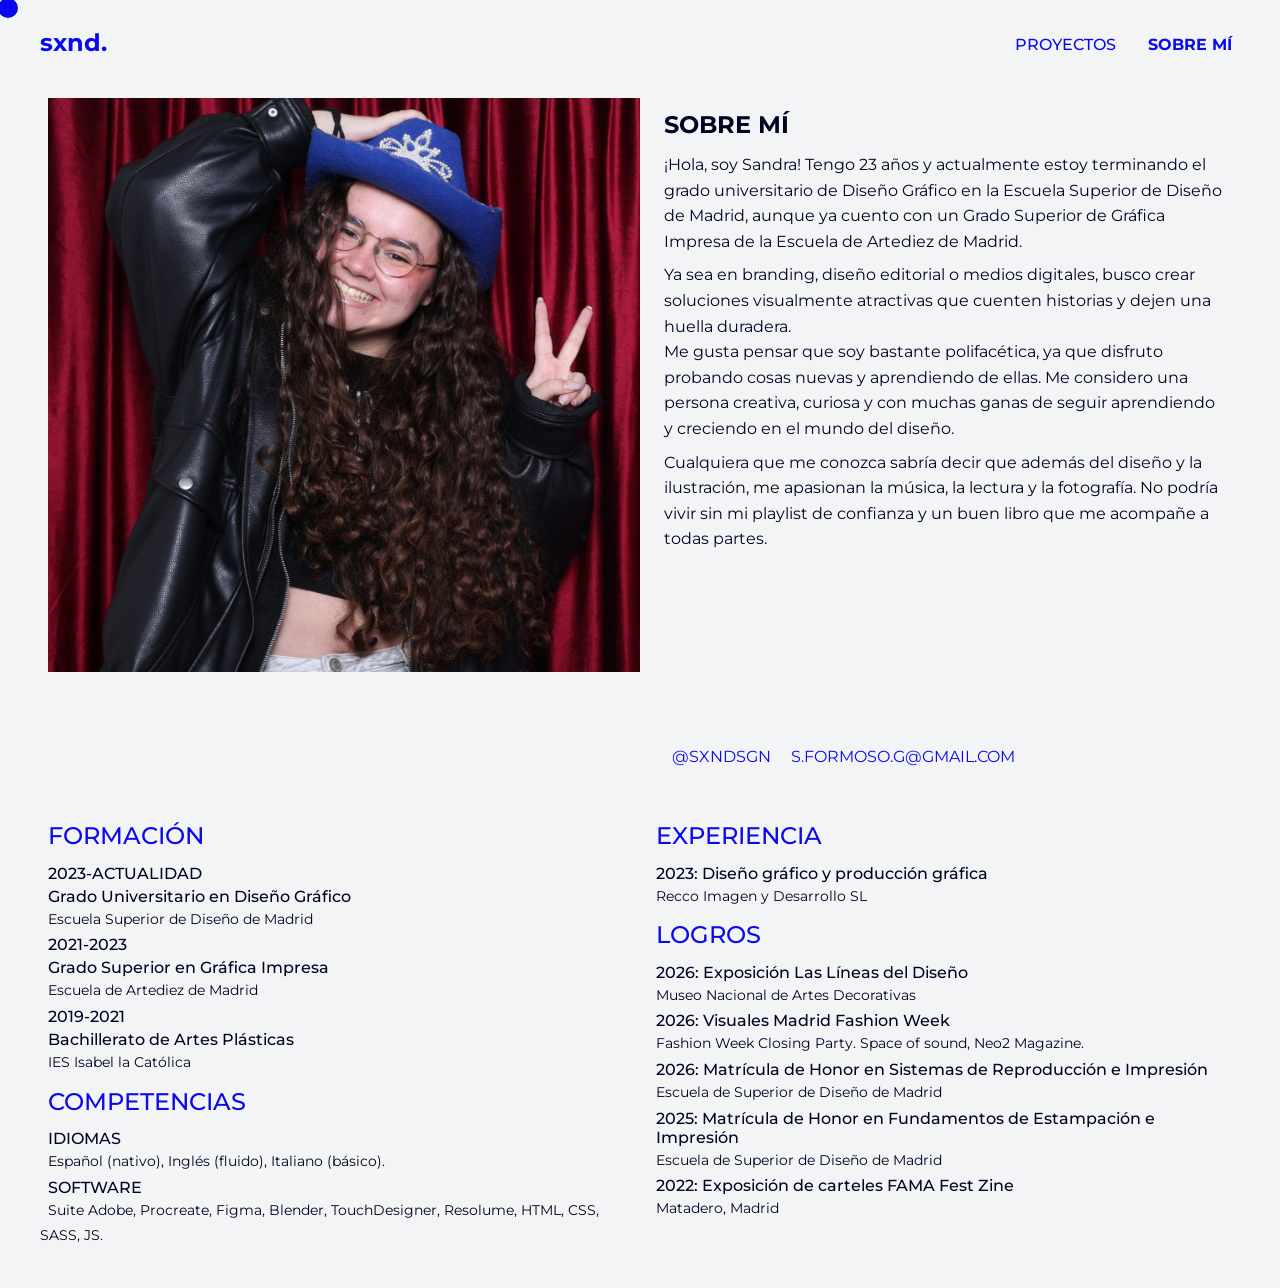
<file: about.html>
<!DOCTYPE html>
<html lang="es">
<head>
    <meta charset="UTF-8">
    <meta name="viewport" content="width=device-width, initial-scale=1.0">
    <title>sxnd | Portfolio</title>
    <link rel="icon" href="assets/img/favicon.svg">

    <link rel="preconnect" href="https://fonts.googleapis.com">
    <link rel="preconnect" href="https://fonts.gstatic.com" crossorigin>
    <link href="https://fonts.googleapis.com/css2?family=Montserrat:ital,wght@0,100..900;1,100..900&display=swap" rel="stylesheet">


    <link rel="stylesheet" href="assets/css/main.css">
    <link rel="stylesheet" href="assets/css/main.css.map">
</head>

<body>
   <!--Contenido real de la página-->
    <header class="mainHeader">
        <div class="headerLeft">
            <a href="index.html" class="name">sxnd.</a>
        </div>
        <div class="headerRight">
            <nav class="mainNav">
                <ul class="navList">
                    <li class="navElem"><a href="projects.html">PROYECTOS</a></li>
                    <li class="navElemSelected"><a href="about.html">SOBRE MÍ</a></li>
                </ul>
            </nav>
        </div>
    </header>

    <section class="about">
        <main class="aboutContent">
            <div class="contentLeft">
                <img src="assets/img/index/about.jpg" alt="Foto de Sandra">
            </div>
            <div class="contentRight">
                <section class="description">
                    <h2 class="aboutTitle">SOBRE MÍ</h2>
                    <p class="aboutText">¡Hola, soy Sandra! Tengo 23 años y actualmente estoy terminando el grado 
                        universitario de Diseño Gráfico en la Escuela Superior de Diseño de Madrid, aunque ya cuento 
                        con un Grado Superior de Gráfica Impresa de la Escuela de Artediez de Madrid.
                    </p>
                    <p class="aboutText">
                        Ya sea en branding, diseño editorial o medios digitales, busco crear soluciones visualmente 
                        atractivas que cuenten historias y dejen una huella duradera.<br>
                        Me gusta pensar que soy bastante polifacética, ya que disfruto probando cosas nuevas y aprendiendo 
                        de ellas. Me considero una persona creativa, curiosa y con muchas ganas de seguir aprendiendo 
                        y creciendo en el mundo del diseño.
                    </p>
                    <p class="aboutText">Cualquiera que me conozca sabría decir que además del diseño y la ilustración,
                        me apasionan la música, la lectura y la fotografía. No podría vivir sin mi playlist de confianza
                        y un buen libro que me acompañe a todas partes.
                    </p>
                </section>

                <section class="aboutInfo">
                    <div class="socialmedia">
                        <a href="https://www.instagram.com/sxndsgn/?hl=es" target="_blank">@SXNDSGN</a>
                        <a href="" target="_blank">S.FORMOSO.G@GMAIL.COM</a>
                    </div>
                </section>  
            </div>
            
        </main>
        <div class="cv">
                <section class="formacion">
                    <h3 class="cvTitle">FORMACIÓN</h3>
                    <p class="cvSub">2023-ACTUALIDAD</p>
                    <p class="cvSub">Grado Universitario en Diseño Gráfico</p>
                    <span class="cvDet">Escuela Superior de Diseño de Madrid</span>
                    <p class="cvSub">2021-2023</p>
                    <p class="cvSub">Grado Superior en Gráfica Impresa</p>
                    <span class="cvDet">Escuela de Artediez de Madrid</span>
                    <p class="cvSub">2019-2021</p>
                    <p class="cvSub">Bachillerato de Artes Plásticas</p>
                    <span class="cvDet">IES Isabel la Católica</span>
                    <h3 class="cvTitle">COMPETENCIAS</h3>
                    <p class="cvSub">IDIOMAS</p>
                    <span class="cvDet">Español (nativo), Inglés (fluido), Italiano (básico).</span>
                    <p class="cvSub">SOFTWARE</p>
                    <span class="cvDet">Suite Adobe, Procreate, Figma, Blender, TouchDesigner, Resolume, HTML, CSS, SASS, JS.</span>
                </section>
                <section class="experiencia">
                    <h3 class="cvTitle">EXPERIENCIA</h3>
                    <p class="cvSub">2023: Diseño gráfico y producción gráfica</p>
                    <span class="cvDet">Recco Imagen y Desarrollo SL</span>
                    <h3 class="cvTitle">LOGROS</h3>
                    <p class="cvSub">2026: Exposición Las Líneas del Diseño</p>
                    <span class="cvDet">Museo Nacional de Artes Decorativas</span>
                    <p class="cvSub">2026: Visuales Madrid Fashion Week</p>
                    <span class="cvDet">Fashion Week Closing Party. Space of sound, Neo2 Magazine.</span>
                    <p class="cvSub">2026: Matrícula de Honor en Sistemas de Reproducción e Impresión</p>
                    <span class="cvDet">Escuela de Superior de Diseño de Madrid</span>
                    <p class="cvSub">2025: Matrícula de Honor en Fundamentos de Estampación e Impresión</p>
                    <span class="cvDet">Escuela de Superior de Diseño de Madrid</span>
                    <p class="cvSub">2022: Exposición de carteles FAMA Fest Zine</p>
                    <span class="cvDet">Matadero, Madrid</span>
                </section>
                <section class="comp">
                    
                </section>
                <section class="logros">
                    
                </section>
            </div>

    </section>



   <script defer src="app/main.js"></script>
   <script defer src="app/cursor.js">  </script>
</body>
</html>
</file>
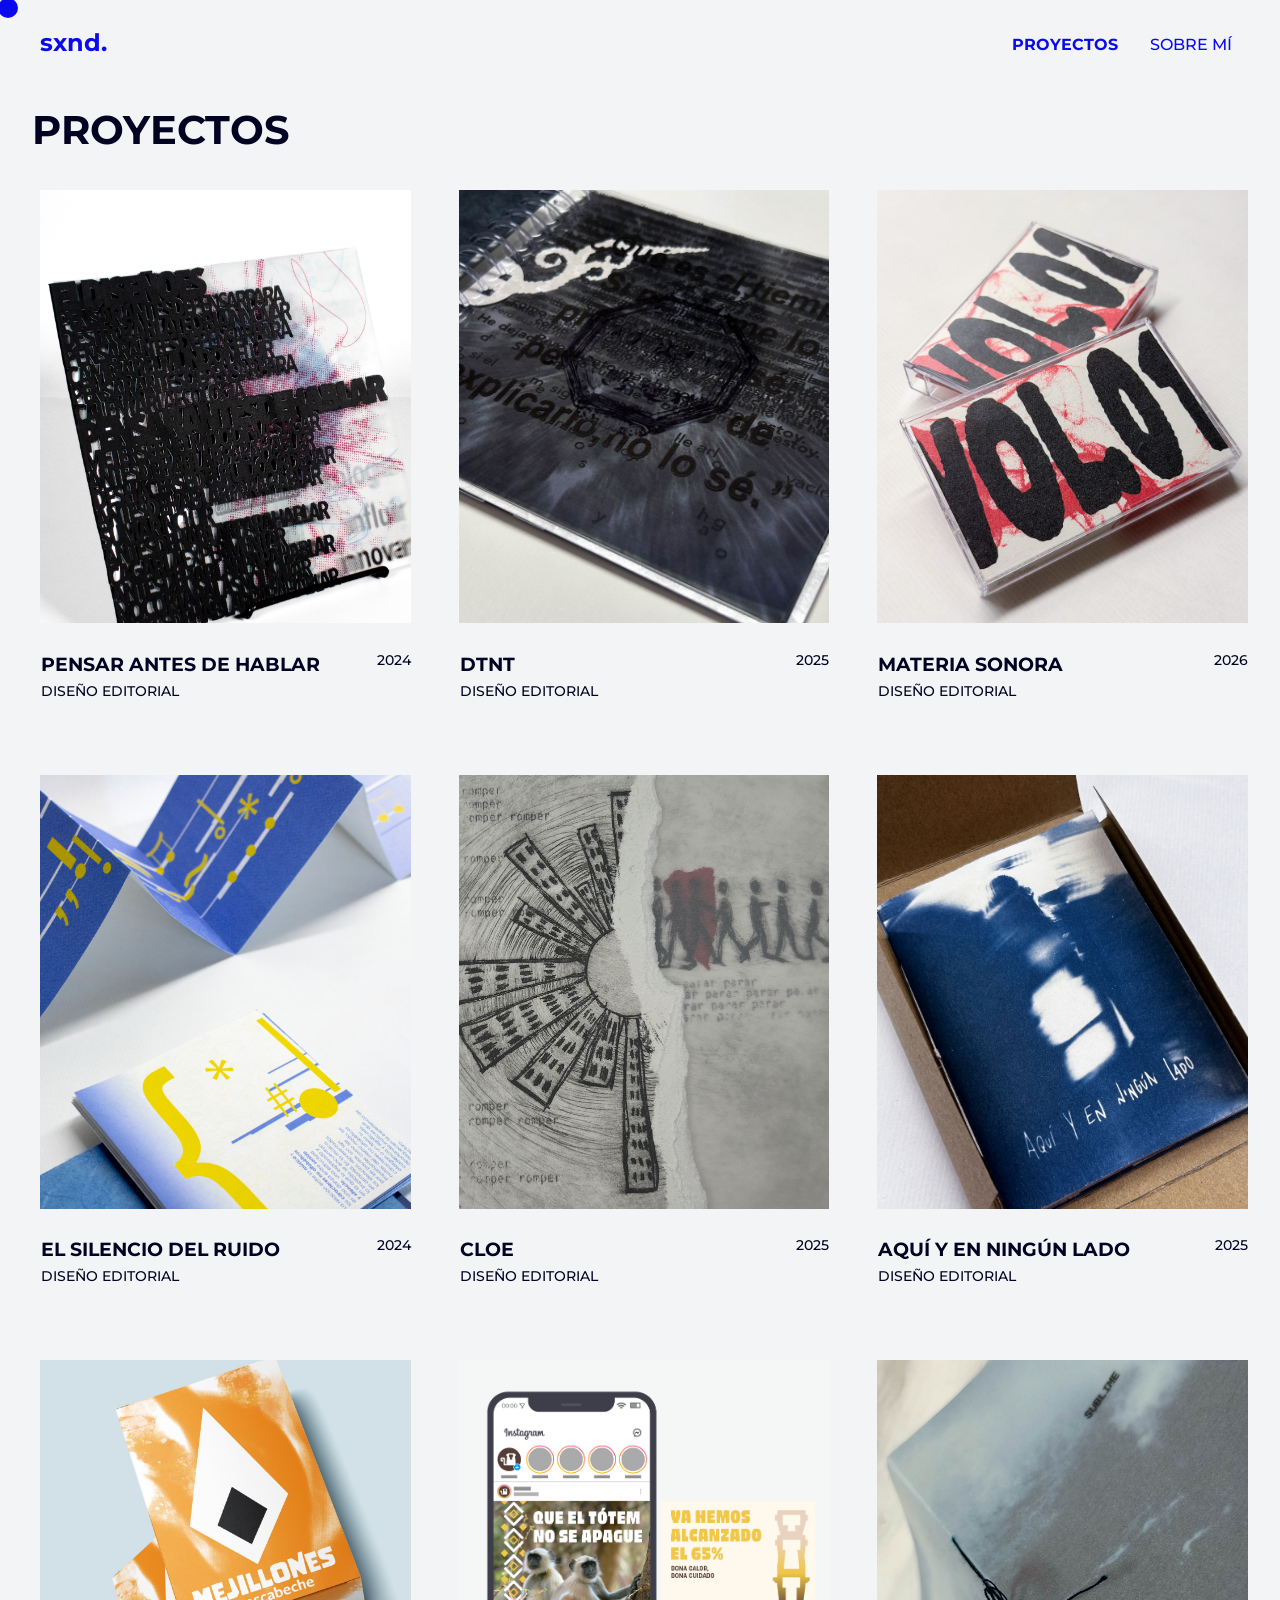
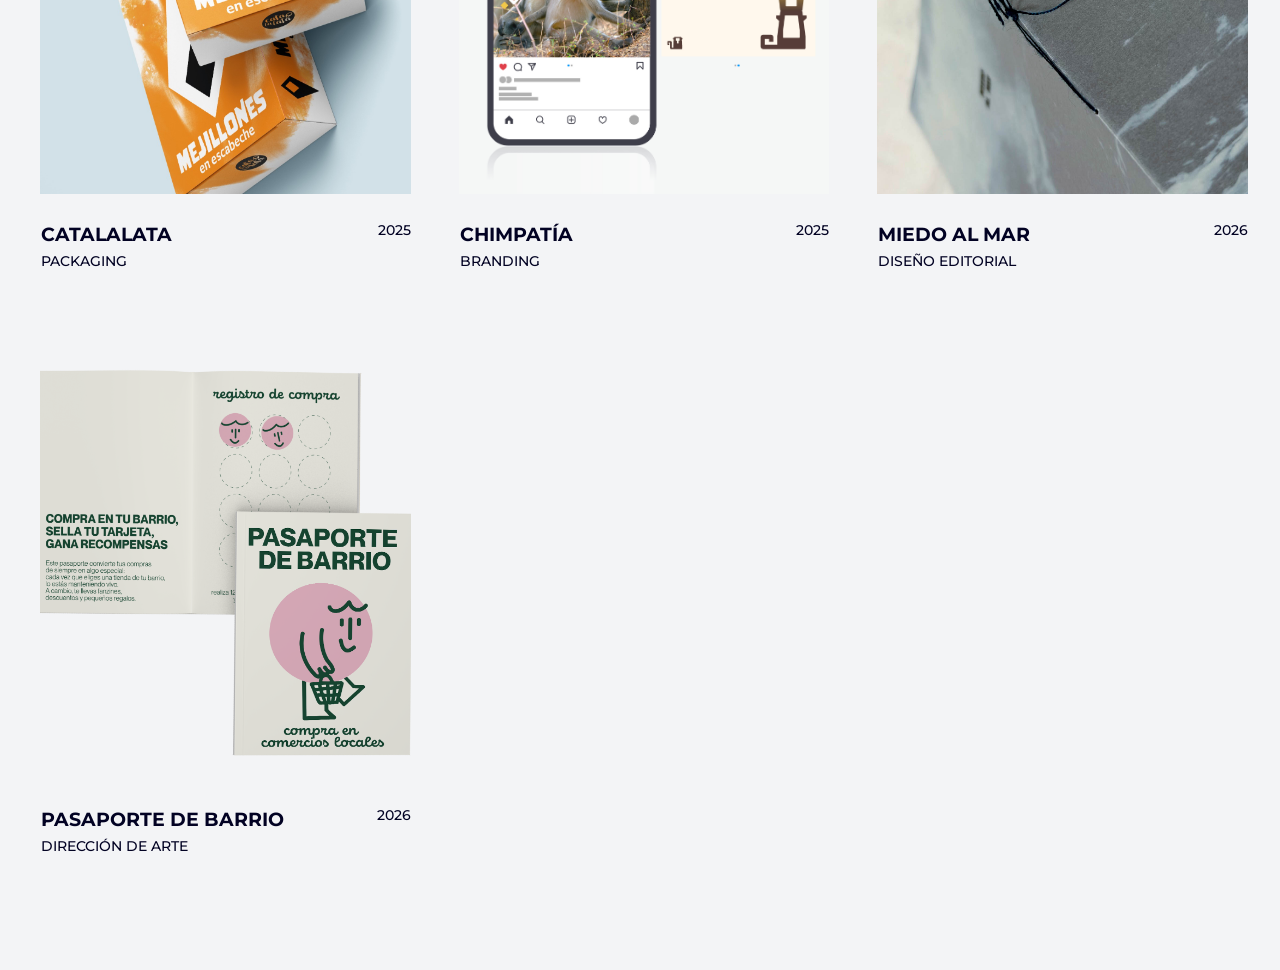
<file: projects.html>
<!DOCTYPE html>
<html lang="es">
<head>
    <meta charset="UTF-8">
    <meta name="viewport" content="width=device-width, initial-scale=1.0">
    <title>sxnd | Portfolio</title>
    <link rel="icon" href="assets/img/favicon.svg">


    <link rel="preconnect" href="https://fonts.googleapis.com">
    <link rel="preconnect" href="https://fonts.gstatic.com" crossorigin>
    <link href="https://fonts.googleapis.com/css2?family=Montserrat:ital,wght@0,100..900;1,100..900&display=swap" rel="stylesheet">


    <link rel="stylesheet" href="assets/css/main.css">
    <link rel="stylesheet" href="assets/css/main.css.map">
</head>

<body>
   
    <header class="mainHeader">
        <div class="headerLeft">
            <a href="index.html" class="name">sxnd.</a>
        </div>
        <div class="headerRight">
            <nav class="mainNav">
                <ul class="navList">
                    <li class="navElemSelected"><a href="projects.html">PROYECTOS</a></li>
                    <li class="navElem"><a href="about.html">SOBRE MÍ</a></li>
                </ul>
            </nav>
        </div>
    </header>

   <main class="projectsContent">
        <h2 class="projectsTitle">PROYECTOS</h2>

        

            <section id="projectsList" class="sectionProjects">
                <!--contenido con json-->
            </section>

            
        
        
   </main>

   <div id="projectView" class="projectView" style="display:none">
                <!--contenido con json-->
    </div>

   <footer class="mainFooter">
        
   </footer>

    <script defer src="app/main.js"></script>
    <script defer src="app/projects.js"></script>
   <script defer src="app/cursor.js">  </script>
</body>
</html>
</file>
<file: assets/css/main.css>
@charset "UTF-8";
.mainHeader {
  display: flex;
  flex-direction: row;
  justify-content: space-between;
}
.mainHeader .headerLeft a {
  font-size: 1.5rem;
  font-weight: 700;
  color: #0A0AED;
  text-decoration: none;
}
.mainHeader .headerRight {
  margin: 0;
  padding: 0;
}
.mainHeader .headerRight .navList {
  display: flex;
  list-style: none;
  margin-bottom: 0;
  padding: 0;
  gap: 0;
  margin: 0;
  margin-left: 0;
}
.mainHeader .headerRight .navList .navElem a {
  font-weight: 500;
  color: #0A0AED;
  text-decoration: none;
}
.mainHeader .headerRight .navList .navElemSelected a {
  font-weight: 700;
  color: #0A0AED;
  text-decoration: none;
}

@media (max-width: 480px) {
  .mainHeader {
    flex-direction: row;
    gap: 0;
    padding: 0;
    margin: 0;
  }
  .mainHeader .headerLeft a {
    font-size: 0.75rem;
  }
  .mainHeader .headerRight .navList {
    gap: 0;
    flex-direction: row;
    font-size: 0.6rem;
  }
}
html {
  scroll-snap-type: y mandatory;
}

.landing {
  scroll-snap-align: start;
  background-image: url("");
  background-size: 100% auto;
  padding: 0;
  margin: 0;
  background-position: center;
  background-repeat: no-repeat;
  height: 100vh;
}
.landing .encabezado {
  float: right;
}
.landing .encabezado p {
  font-weight: 500;
  color: #0A0AED;
  text-decoration: none;
}
.landing .contenidoLanding {
  height: 100vh;
  margin: 0;
  padding: 0;
  margin-left: 8rem;
  display: flex;
  align-items: center;
  justify-content: center;
  gap: 1rem;
}
.landing .contenidoLanding .landingName {
  font-size: 19rem;
  font-weight: 700;
  color: #0A0AED;
  text-decoration: none;
  margin-top: -1rem;
}
.landing .contenidoLanding img {
  margin-top: 3rem;
  width: 190px;
  animation: girar 8s linear infinite;
}
@keyframes girar {
  from {
    transform: rotate(0deg);
  }
  to {
    transform: rotate(360deg);
  }
}

.mainContent {
  scroll-snap-align: start;
  position: relative;
  display: flex;
  align-items: center;
  justify-content: center;
  height: 90vh;
  overflow: hidden;
}
.mainContent .fotosBackground {
  position: absolute;
  top: 0;
  left: 0;
  height: 100%;
  width: 100%;
  z-index: 1;
  display: grid;
  grid-template-columns: repeat(7, 1fr);
  grid-template-rows: repeat(3, 1fr);
  gap: 0.1rem;
}
.mainContent .fotosBackground .fotoItem {
  width: 100%;
  height: 100%;
  -o-object-fit: cover;
     object-fit: cover;
  display: block;
  opacity: 0;
  transition: opacity 0.6s ease;
  min-width: 0;
  min-height: 0;
}
.mainContent .welcomeTitle {
  position: relative;
  font-size: 2.5rem;
  font-weight: 700;
  text-align: center;
  z-index: 2;
  pointer-events: none;
  text-shadow: 0 0 20px rgba(255, 255, 255, 0.9), 0 0 40px rgba(255, 255, 255, 0.7);
}

@media (max-width: 480px) {
  .landing {
    height: 100vh;
  }
  .landing .contenidoLanding {
    gap: 0;
  }
  .landing .contenidoLanding .landingName {
    font-size: 4rem;
  }
  .landing .contenidoLanding img {
    width: 3rem;
    margin-bottom: 4rem;
    padding: 0;
    margin-left: 0;
  }
  .mainContent {
    height: 90dvh;
    margin: 0;
    padding: 0;
  }
  .mainContent .fotosBackground {
    /* Ya no se oculta: se ve, pero con menos columnas para
       que cada foto tenga un tamaño legible en pantallas
       pequeñas. La animación automática (JS) se encarga
       de encenderlas y apagarlas solas, ya que no hay hover. */
    grid-template-columns: repeat(3, 1fr);
    grid-template-rows: repeat(7, 1fr);
    gap: 0.5rem;
    margin: 0;
    padding: 0;
  }
  .mainContent .welcomeTitle {
    font-size: 1.7rem;
    padding: 0 1rem;
  }
}
.projectsTitle {
  font-size: 2.5rem;
  font-weight: 700;
  margin-top: 1.5rem;
  margin-bottom: 0.75rem;
}

.sectionProjects {
  margin: 0;
  display: grid;
  grid-template-columns: repeat(3, 1fr);
  gap: 3rem 1.5rem;
  padding-bottom: 5rem;
}
.sectionProjects .projectElement {
  margin: 0;
  display: flex;
  flex-direction: column;
  gap: 0.6rem;
}
.sectionProjects .projectElement .projectImg {
  aspect-ratio: 3/3.5;
  overflow: hidden;
}
.sectionProjects .projectElement .projectImg img {
  width: 100%;
  height: 100%;
  -o-object-fit: cover;
     object-fit: cover;
}
.sectionProjects .projectElement .projectInfo {
  margin-left: 17px;
  display: grid;
  grid-template-columns: 1fr auto;
}
.sectionProjects .projectElement .projectInfo p {
  font-size: 0.9rem;
  font-weight: 500;
  margin: 0;
}
.sectionProjects .projectElement .projectInfo h2 {
  font-size: 1.2rem;
  font-weight: 700;
  margin: 0;
}
.sectionProjects .projectElement .projectInfo .projectDate {
  justify-self: end;
}
.sectionProjects .projectElement:hover .projectInfo {
  color: #0A0AED;
}

.projectView {
  display: none;
  min-height: 100vh;
  padding-top: 0;
}
.projectView.visible {
  display: block;
}
.projectView .btnClose {
  background: none;
  border: none;
  font-size: 0.8rem;
  display: block;
  margin-left: auto;
  margin-top: 0;
  padding-top: 0;
  margin-bottom: 0;
  margin-left: 1.5rem;
}
.projectView .btnClose:hover {
  color: #0A0AED;
}
.projectView .projectViewLayout {
  margin-top: 0;
  display: grid;
  grid-template-columns: 1fr 1fr;
  gap: 3rem;
  align-items: start;
}
.projectView .projectViewLayout .projectViewLeft .mainImg {
  width: 100%;
  height: 85vh;
  -o-object-fit: cover;
     object-fit: cover;
  display: block;
}
.projectView .projectViewLayout .projectViewRight {
  display: grid;
  grid-template-columns: 1fr auto;
  gap: 2rem;
  height: 85vh;
}
.projectView .projectViewLayout .projectViewRight .projectThumbs {
  grid-column: 2;
  grid-row: 1;
  display: flex;
  flex-direction: column;
  gap: 0.5rem;
}
.projectView .projectViewLayout .projectViewRight .projectThumbs .thumb {
  width: 80px;
  aspect-ratio: 3/4;
  -o-object-fit: cover;
     object-fit: cover;
  cursor: pointer;
  opacity: 0.5;
  transition: opacity 0.2s ease;
}
.projectView .projectViewLayout .projectViewRight .projectThumbs .thumb:hover, .projectView .projectViewLayout .projectViewRight .projectThumbs .thumb.active {
  opacity: 1;
}
.projectView .projectViewLayout .projectViewRight .projectViewInfo {
  grid-column: 1;
  grid-row: 1;
  display: flex;
  flex-direction: column;
  justify-content: space-between;
  height: 100%;
}
.projectView .projectViewLayout .projectViewRight .projectViewInfo .projectViewTop {
  display: flex;
  flex-direction: column;
  gap: 0.75rem;
}
.projectView .projectViewLayout .projectViewRight .projectViewInfo .projectViewTop .projectViewEtiquetas {
  display: flex;
  flex-direction: column;
  padding: 0;
  margin: 0;
  gap: 0;
}
.projectView .projectViewLayout .projectViewRight .projectViewInfo .projectViewTop .projectViewEtiquetas span {
  font-size: 1rem;
  font-weight: 500;
  line-height: 0.5rem;
  text-transform: uppercase;
}
.projectView .projectViewLayout .projectViewRight .projectViewInfo .projectViewTop .projectViewDets {
  display: flex;
  align-items: center;
  padding: 0;
  margin: 0;
}
.projectView .projectViewLayout .projectViewRight .projectViewInfo .projectViewTop .projectViewDets span {
  font-size: 0.7rem;
  letter-spacing: 0.08em;
  text-transform: uppercase;
}
.projectView .projectViewLayout .projectViewRight .projectViewInfo .projectViewTop .projectViewDets span:not(:last-child)::after {
  content: "|";
  margin-left: 1rem;
}
.projectView .projectViewLayout .projectViewRight .projectViewInfo .projectViewBottom {
  display: flex;
  flex-direction: column;
}
.projectView .projectViewLayout .projectViewRight .projectViewInfo .projectViewBottom .projectViewTitle {
  font-size: 1.8rem;
  font-weight: 700;
  text-transform: uppercase;
  letter-spacing: 0.03em;
  margin: 0;
  padding: 0;
}
.projectView .projectViewLayout .projectViewRight .projectViewInfo .projectViewBottom .projectViewDesc {
  font-size: 0.875rem;
  margin: 0;
  padding: 0;
  line-height: 1.7;
}
.projectView .projectViewLayout .projectViewRight .projectViewInfo .projectViewBottom .projectViewDesc a {
  color: #020223;
  text-decoration: underline;
  margin: 0;
}
.projectView .projectVideo video {
  width: 100%;
  -o-object-fit: cover;
     object-fit: cover; /* recorta el vídeo si no encaja la proporción, sin deformarlo */
}
.projectView .extraMedia {
  display: grid;
  grid-template-columns: repeat(3, 1fr);
  gap: 1rem;
  margin-top: 2rem;
}
.projectView .extraMedia img {
  width: 100%;
  -o-object-fit: cover;
     object-fit: cover;
  display: block;
}
.projectView .morePjs {
  margin-top: 3rem;
}
.projectView .morePjs h2 {
  font-family: "Montserrat", sans-serif;
  margin-bottom: 1.5rem;
}
.projectView .morePjs .moreGrid {
  display: grid;
  grid-template-columns: repeat(4, 1fr);
  gap: 1rem;
}
.projectView .morePjs .moreCard img {
  width: 100%;
  aspect-ratio: 3/4;
  -o-object-fit: cover;
     object-fit: cover;
  display: block;
  margin-bottom: 0.4rem;
  transition: opacity 0.2s ease;
}
.projectView .morePjs .moreCard span {
  display: block;
  font-size: 1rem;
  font-weight: 500;
  margin-bottom: 0;
  padding-bottom: 0;
}
.projectView .morePjs .moreCard small {
  font-size: 0.65rem;
}
.projectView .morePjs .moreCard:hover img {
  opacity: 0.7;
}

@media (max-width: 480px) {
  .projectsTitle {
    font-size: 1.5rem;
  }
  .sectionProjects {
    grid-template-columns: 1fr;
    gap: 2rem;
  }
  .sectionProjects .projectElement .projectImg {
    width: auto;
  }
  .sectionProjects .projectElement .projectInfo {
    display: flex;
    flex-direction: column;
    gap: 0.2rem;
  }
  .sectionProjects .projectElement .projectInfo .projectDate {
    display: none;
  }
}
@media (max-width: 480px) {
  .projectView {
    margin: 0;
    padding: 0;
  }
  .projectView .btnClose {
    margin: 0;
    padding: 1rem;
    padding-top: 0.5rem;
  }
  .projectView .projectViewLayout {
    grid-template-columns: 1fr;
    gap: 0;
  }
  .projectView .projectViewLayout .projectViewLeft {
    display: flex;
    flex-direction: column;
    padding: 0;
    margin: 0;
  }
  .projectView .projectViewLayout .projectViewLeft .mainImg {
    order: 1;
    width: 100%;
    height: 30rem;
  }
  .projectView .projectViewLayout .projectViewRight {
    height: auto;
    padding: 0;
    margin: 0;
    gap: 0.25rem;
    grid-template-columns: 1fr;
    grid-template-rows: auto auto;
  }
  .projectView .projectViewLayout .projectViewRight .projectThumbs {
    order: 1;
    grid-column: 1;
    grid-row: 1;
    flex-direction: row;
    margin: 0;
  }
  .projectView .projectViewLayout .projectViewRight .projectThumbs .thumb {
    width: 60px;
  }
  .projectView .projectViewLayout .projectViewRight .projectViewInfo {
    margin: 0;
    padding: 0;
    order: 2;
    grid-row: 2;
    height: auto;
    gap: 2rem;
  }
  .projectView .projectViewLayout .projectViewBottom {
    margin-left: 1rem;
    padding: 0;
    padding-bottom: 3rem;
    gap: 1rem;
  }
  .projectView .projectViewLayout .projectViewBottom .projectViewTitle {
    line-height: 2rem;
  }
  .projectView .extraMedia {
    grid-template-columns: 1fr;
    gap: 0.5rem;
  }
  .projectView .extraMedia img {
    margin: 0;
  }
  .morePjs {
    display: none;
  }
}
.sectionJournal {
  display: flex;
  flex-direction: column;
  gap: 3rem;
  padding: 3rem 5rem 5rem 5rem;
}
.sectionJournal .journalEvent {
  display: flex;
  overflow: hidden;
  background-color: #fff;
  border-radius: 1rem;
}
.sectionJournal .journalEvent .journalText {
  flex: 1;
  padding: 1.5rem 2rem;
}
.sectionJournal .journalEvent .journalText h2 {
  font-size: 1.5rem;
  font-weight: 700;
  margin: 0;
}
.sectionJournal .journalEvent .journalText p {
  font-size: 1rem;
  font-weight: 500;
  margin: 0;
}
.sectionJournal .journalEvent img {
  height: 25rem;
  -o-object-fit: cover;
     object-fit: cover;
  aspect-ratio: 4/3;
  border-radius: 0 1rem 1rem 0;
}
.sectionJournal .journalEvent {
  transition: box-shadow 0.5s ease;
}
.sectionJournal .journalEvent:hover {
  box-shadow: 0 4px 20px rgba(10, 10, 237, 0.4862745098);
}

@media (max-width: 480px) {
  .sectionJournal {
    padding: 1rem;
    gap: 1.5rem;
  }
  .sectionJournal .journalEvent {
    flex-direction: column;
  }
  .sectionJournal .journalEvent .journalText h2 {
    font-size: 1.2rem;
  }
  .sectionJournal .journalEvent .journalText p {
    font-size: 0.8rem;
  }
  .sectionJournal .journalEvent img {
    height: auto;
    width: autp;
    aspect-ratio: 16/9;
    border-radius: 0 0 1rem 1rem;
  }
}
.aboutContent {
  display: flex;
  flex-direction: row;
  margin-top: 0;
  padding: 0;
}
.aboutContent .contentLeft {
  width: 50%;
}
.aboutContent .contentRight {
  width: 50%;
  display: flex;
  flex-direction: column;
  justify-content: center;
  gap: 10rem;
}
.aboutContent .contentRight .aboutInfo .etiquetas {
  display: flex;
  flex-direction: row;
  gap: 1rem;
}
.aboutContent .contentRight .aboutInfo .socialmedia a {
  color: #0A0AED;
  text-decoration: none;
}

@media (max-width: 480px) {
  .aboutContent {
    flex-direction: column;
  }
  .aboutContent .contentLeft {
    width: 100%;
  }
  .aboutContent .contentRight {
    width: 100%;
    gap: 0;
  }
  .aboutContent .contentRight .aboutInfo {
    padding: 0;
    margin: 0;
  }
  .aboutContent .contentRight .aboutInfo .etiquetas {
    display: none;
  }
}
.about .cv {
  display: grid;
  grid-template-columns: 1fr 1fr;
}
.about .cv h3 {
  font-size: 1.5rem;
  font-weight: 500;
  color: #0A0AED;
}
.about .cv p {
  font-size: 1rem;
  font-weight: 500;
  line-height: normal;
  margin-bottom: 0;
  margin-top: 0.25rem;
}
.about .cv .cvDet {
  font-size: 0.85rem;
  font-weight: 400;
  margin-bottom: 1rem;
}

@media (max-width: 480px) {
  .about .cv {
    display: flex;
    flex-direction: column;
  }
}
.mainFooter {
  display: flex;
  flex-direction: row;
  gap: 2rem;
  justify-content: center;
}
.mainFooter .footerLeft .footerTitle {
  color: #0A0AED;
}
.mainFooter .footerCenter {
  margin-top: 2.5rem;
}
.mainFooter .footerCenter p {
  color: #0A0AED;
}
.mainFooter .footerRight {
  margin-top: 1.5rem;
  display: flex;
  flex-direction: column;
  justify-content: center;
  gap: 1rem;
  width: 35rem;
}
.mainFooter .footerRight .form {
  display: flex;
  flex-direction: column;
  gap: 1rem;
}
.mainFooter .footerRight .form .formContent {
  display: flex;
  flex-direction: column;
  gap: 0.5rem;
}
.mainFooter .footerRight .form .formContent input {
  padding: 0.5rem;
  border: none;
  outline: none;
  border-bottom: #0A0AED 2px solid;
  background-color: transparent;
}
.mainFooter .footerRight .form .formContent ::-moz-placeholder {
  color: #0A0AED;
  font-family: "Montserrat", sans-serif;
  font-weight: 500;
  letter-spacing: 0.05rem;
}
.mainFooter .footerRight .form .formContent ::placeholder {
  color: #0A0AED;
  font-family: "Montserrat", sans-serif;
  font-weight: 500;
  letter-spacing: 0.05rem;
}
.mainFooter .footerRight .btnForm {
  text-align: right;
  padding: 0.5rem 1rem;
  background-color: transparent;
  color: #0A0AED;
  font-family: "Montserrat", sans-serif;
  font-weight: 700;
  margin-top: 0;
}

@media (max-width: 480px) {
  .mainFooter {
    flex-direction: column;
    align-items: center;
    padding: 0;
    gap: 0;
    margin: 0;
  }
  .mainFooter .footerLeft {
    padding: 0;
    font-size: 0.75rem;
    margin-left: -1.5rem;
    line-height: 2rem;
  }
  .mainFooter .footerCenter {
    margin-top: 0;
    margin-left: 1rem;
    font-size: 1rem;
  }
  .mainFooter .footerRight {
    width: 100%;
    margin: 0;
    padding: 0;
  }
}
* {
  cursor: none !important;
}

.cursor {
  position: fixed;
  top: 0;
  left: 0;
  width: 20px;
  height: 20px;
  border-radius: 50%;
  background-color: #0A0AED;
  pointer-events: none;
  z-index: 99999;
  transform: translate(-50%, -50%);
  transition: transform 0.15s ease;
}
.cursor.cursor--clicking {
  transform: translate(-50%, -50%) scale(0.8);
}

* {
  margin: 0.5rem;
  padding: 0;
  box-sizing: border-box;
}

body {
  font-family: "Montserrat", sans-serif;
  background-color: #F3F4F6;
  color: #020223;
  line-height: 1.6;
}

img {
  max-width: 100%;
  display: block;
}

button {
  cursor: pointer;
  border: none;
  background: none;
}/*# sourceMappingURL=main.css.map */
</file>
